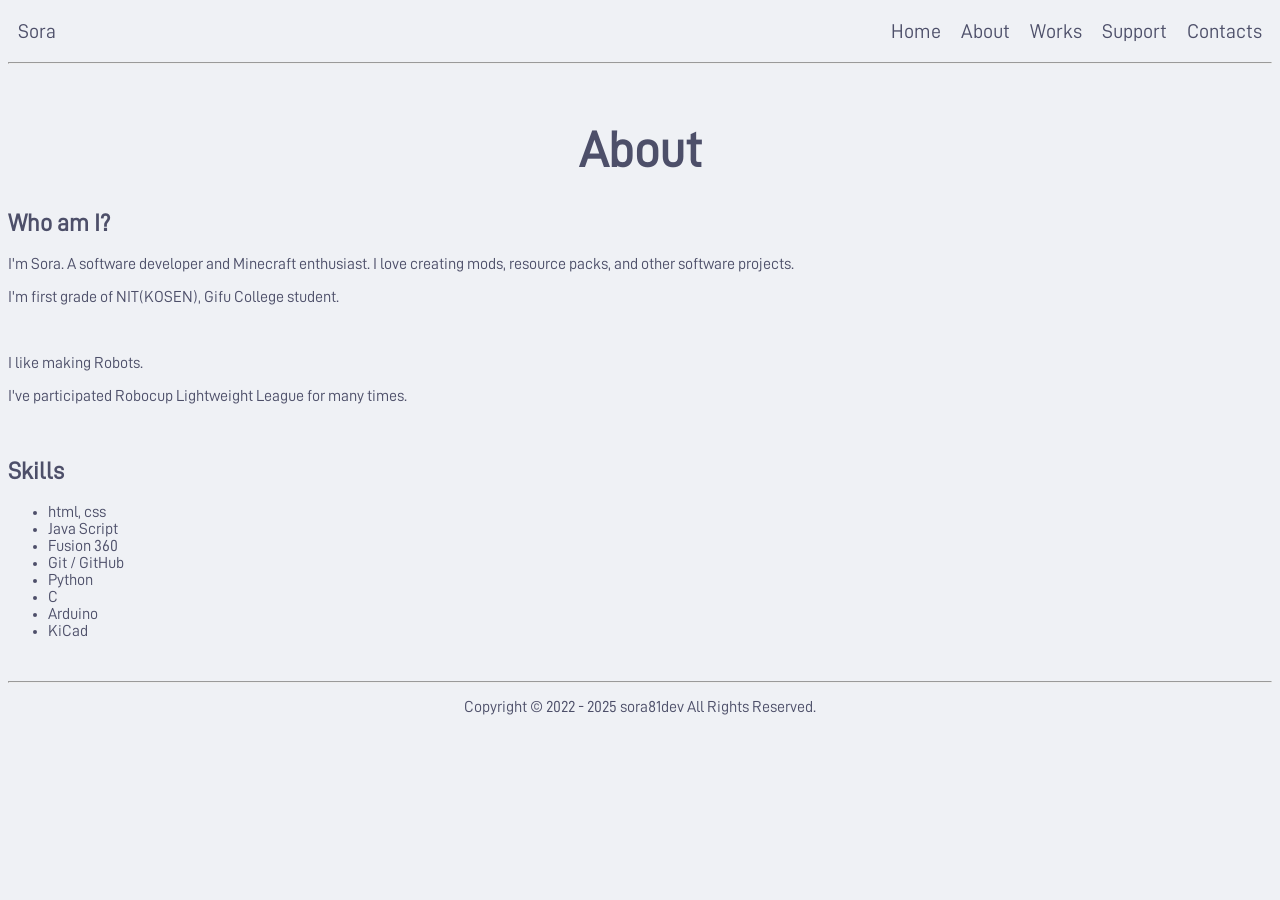
<file: about/index.html>
<!DOCTYPE html>
<html lang="en">
    <head>
        <title>About | Sora</title>

        <!-- Google tag (gtag.js) -->
        <script async src="https://www.googletagmanager.com/gtag/js?id=G-430B1XZKEC"></script>
        <script>
            window.dataLayer = window.dataLayer || [];
            function gtag(){dataLayer.push(arguments);}
            gtag('js', new Date());

            gtag('config', 'G-430B1XZKEC');
        </script>

        <link rel="stylesheet" href="/assets/css/global.css">

        <ul class="menu">
            <li><a class="menu-name" href="/">Sora</a></li>
            <li><a class="menu-home" href="/">Home</a></li>
            <li><a class="menu-about" href="/about/">About</a></li>
            <li><a class="menu-works" href="/works/">Works</a></li>
            <li><a class="menu-support" href="/support/">Support</a></li>
            <li><a class="menu-contact" href="/contacts/">Contacts</a></li>
        </ul>
        
        <hr>
        <br>
    </head>

    <body>
        <h1 class="title">About</h1>

        <article class="about">
            <h2>Who am I?</h2>
            <p>I'm Sora. A software developer and Minecraft enthusiast. I love creating mods, resource packs, and other software projects.</p>
            <p>I'm first grade of NIT(KOSEN), Gifu College  student.</p><br>

            <p>I like making Robots.</p>
            <p>I've participated Robocup Lightweight League for many times.</p>

            <br>
            <h2>Skills</h2>
            <ul>
                <li>html, css</li>
                <li>Java Script</li>
                <li>Fusion 360</li>
                <li>Git / GitHub</li>
                <li>Python</li>
                <li>C</li>
                <li>Arduino</li>
                <li>KiCad</li>
            </ul>
        </article>

    </body>

    <footer>
        <br>
        <hr>
        <p class="center">Copyright &copy; 2022 - 2025 sora81dev All Rights Reserved.</p>
    </footer>
</html>
</file>
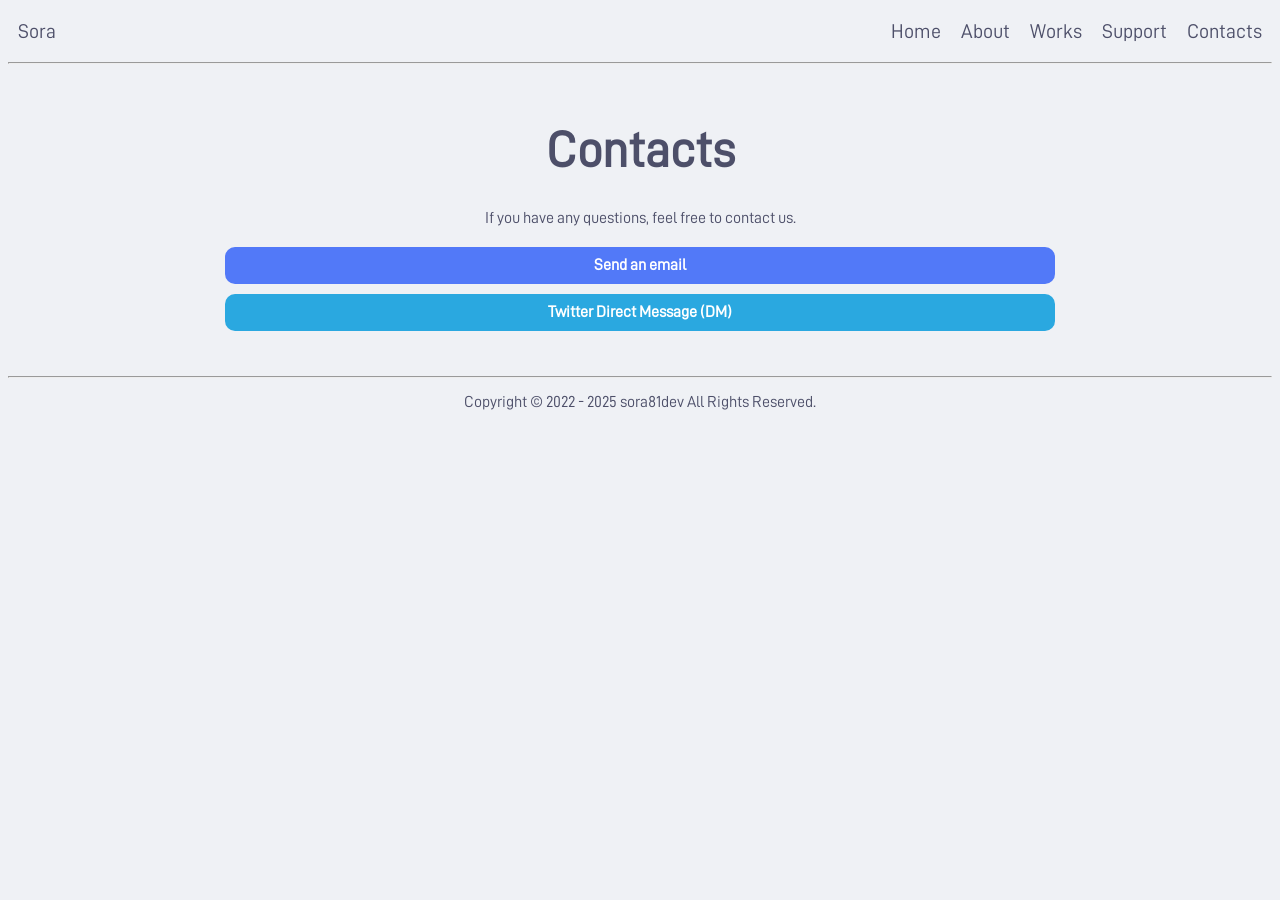
<file: contacts/index.html>
<!DOCTYPE html>
<html lang="en">
    <head>
        <title>Home | Sora</title>

        <!-- Google tag (gtag.js) -->
        <script async src="https://www.googletagmanager.com/gtag/js?id=G-430B1XZKEC"></script>
        <script>
            window.dataLayer = window.dataLayer || [];
            function gtag(){dataLayer.push(arguments);}
            gtag('js', new Date());

            gtag('config', 'G-430B1XZKEC');
        </script>

        <link rel="stylesheet" href="/assets/css/global.css">
        <link rel="stylesheet" href="/assets/css/contacts.css">

        <ul class="menu">
            <li><a class="menu-name" href="/">Sora</a></li>
            <li><a class="menu-home" href="/">Home</a></li>
            <li><a class="menu-about" href="/about/">About</a></li>
            <li><a class="menu-works" href="/works/">Works</a></li>
            <li><a class="menu-support" href="/support/">Support</a></li>
            <li><a class="menu-contact" href="/contacts/">Contacts</a></li>
        </ul>
        
        <hr>
        <br>
    </head>

    <body>
        <h1 class="title">Contacts</h1>

        <article class="support">
            <p class="center">If you have any questions, feel free to contact us.</p>
            <div class="support-method">
                <a class="mail" href="mailto:support@sora81.dev">Send an email</a>
                <a class="twitter" href="https://twitter.com/sora81dev?mx=1">Twitter Direct Message (DM)</a>
            </div>
        </article>
    </body>

    <footer>
        <br>
        <hr>
        <p class="center">Copyright &copy; 2022 - 2025 sora81dev All Rights Reserved.</p>
    </footer>
</html>
</file>
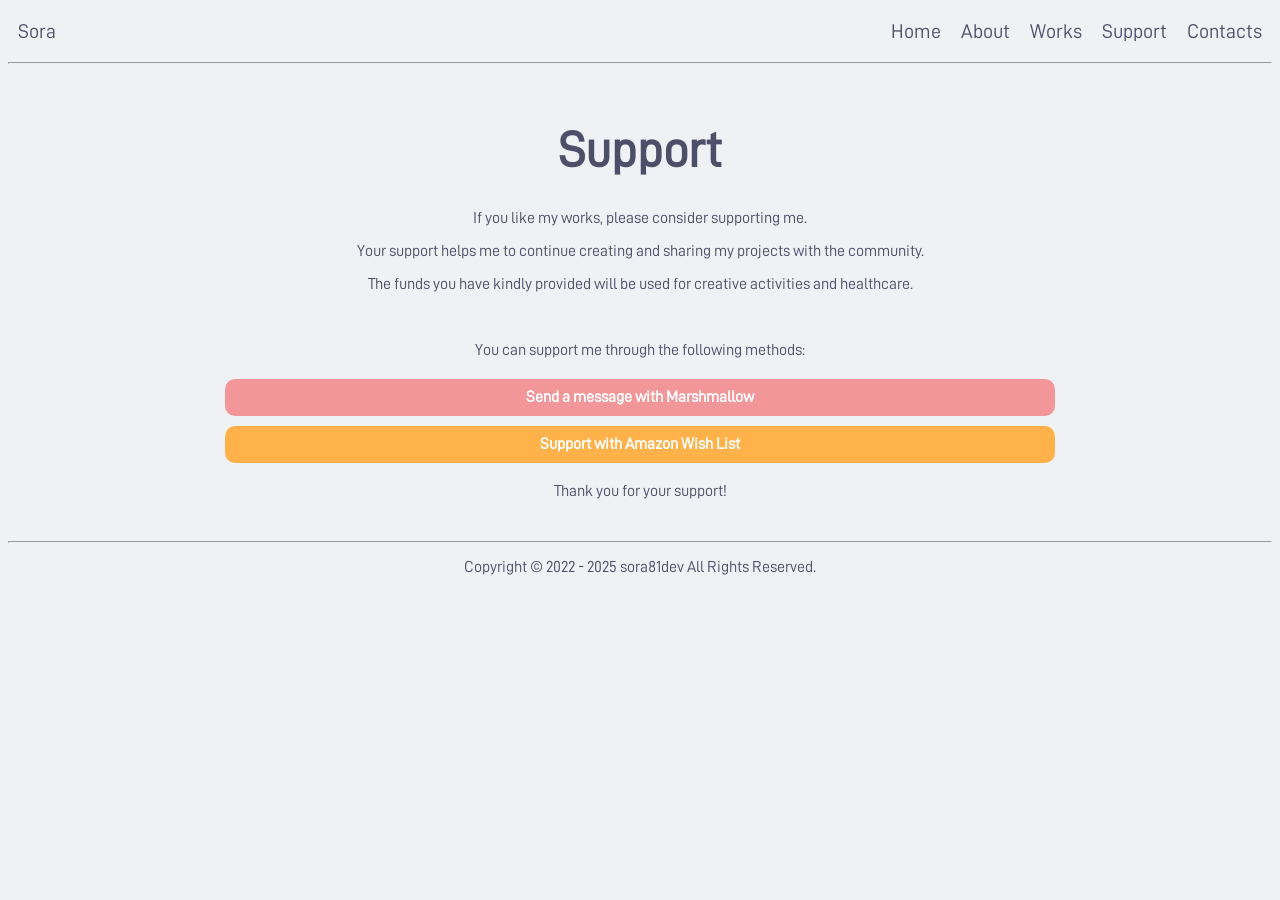
<file: support/index.html>
<!DOCTYPE html>
<html lang="en">
    <head>
        <title>Home | Sora</title>

        <!-- Google tag (gtag.js) -->
        <script async src="https://www.googletagmanager.com/gtag/js?id=G-430B1XZKEC"></script>
        <script>
            window.dataLayer = window.dataLayer || [];
            function gtag(){dataLayer.push(arguments);}
            gtag('js', new Date());

            gtag('config', 'G-430B1XZKEC');
        </script>

        <link rel="stylesheet" href="/assets/css/global.css">
        <link rel="stylesheet" href="/assets/css/support.css">

        <ul class="menu">
            <li><a class="menu-name" href="/">Sora</a></li>
            <li><a class="menu-home" href="/">Home</a></li>
            <li><a class="menu-about" href="/about/">About</a></li>
            <li><a class="menu-works" href="/works/">Works</a></li>
            <li><a class="menu-support" href="/support/">Support</a></li>
            <li><a class="menu-contact" href="/contacts/">Contacts</a></li>
        </ul>
        
        <hr>
        <br>
    </head>

    <body>
        <h1 class="title">Support</h1>

        <article class="support">
            <p class="center">If you like my works, please consider supporting me.</p>
            <p class="center">Your support helps me to continue creating and sharing my projects with the community.</p>
            <p class="center">The funds you have kindly provided will be used for creative activities and healthcare. </p><br>
            <p class="center">You can support me through the following methods:</p>

            <div class="support-method">
                <a class="marshmallow-qa" href="https://marshmallow-qa.com/h4e22ndw245zvmv?t=uw8HyM&utm_medium=url_text&utm_source=promotion">Send a message with Marshmallow</a>
                <a class="amazon" href="https://www.amazon.jp/hz/wishlist/ls/1A4OJ4AJX0VBR?ref_=wl_share">Support with Amazon Wish List</a>
            </div>
            <p class="center">Thank you for your support!</p>
        </article>
    </body>

    <footer>
        <br>
        <hr>
        <p class="center">Copyright &copy; 2022 - 2025 sora81dev All Rights Reserved.</p>
    </footer>
</html>
</file>
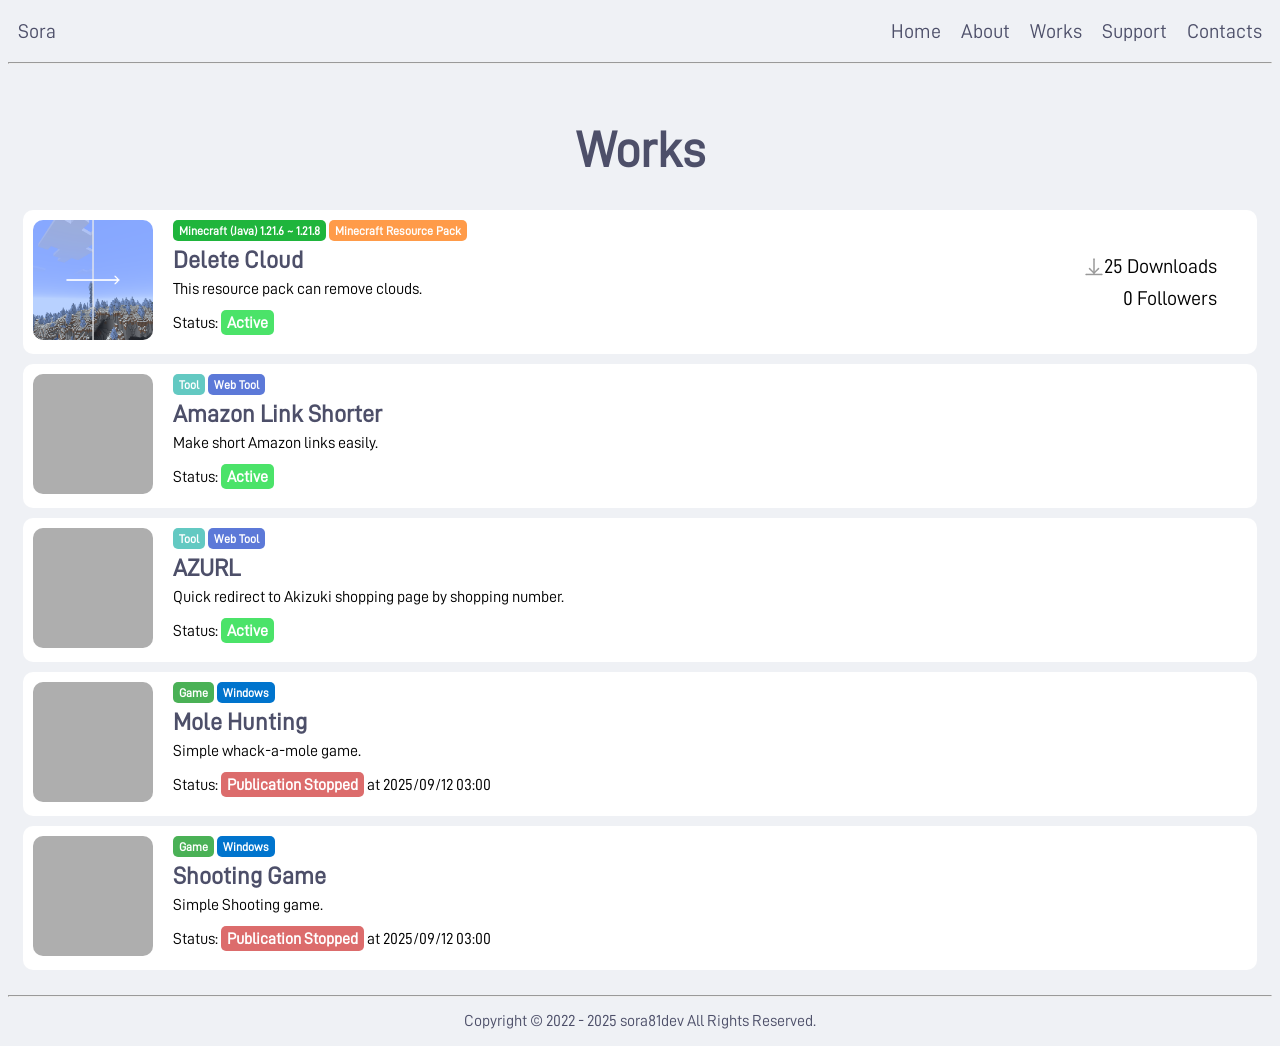
<file: works/index.html>
<!DOCTYPE html>
<html lang="en">
    <head>
        <title>Works | Sora</title>

        <!-- Google tag (gtag.js) -->
        <script async src="https://www.googletagmanager.com/gtag/js?id=G-430B1XZKEC"></script>
        <script>
            window.dataLayer = window.dataLayer || [];
            function gtag(){dataLayer.push(arguments);}
            gtag('js', new Date());

            gtag('config', 'G-430B1XZKEC');
        </script>

        <link rel="stylesheet" href="/assets/css/global.css">
        <link rel="stylesheet" href="/assets/css/portfolio.css">
        <link rel="stylesheet" href="/assets/css/work.css">

        <ul class="menu">
            <li><a class="menu-name" href="/">Sora</a></li>
            <li><a class="menu-home" href="/">Home</a></li>
            <li><a class="menu-about" href="/about/">About</a></li>
            <li><a class="menu-works" href="/works/">Works</a></li>
            <li><a class="menu-support" href="/support/">Support</a></li>
            <li><a class="menu-contact" href="/contacts/">Contacts</a></li>
        </ul>
        
        <hr>
        <br>
    </head>

    <body>
        <h1 class="title">Works</h1>

        <article class="works">
            <div class="works-item">
                <div class="works-images">
                    <a href="/works/minecraft-rp/delete-cloud/"><img src="/assets/images/works/delete-cloud/icon.png" class="works-icon"></a>
                </div>

                <div class="works-contents">
                    <div class="works-category">
                        <a class="category-item category-item-minecraft">Minecraft (Java) 1.21.6 ~ 1.21.8</a>
                        <a class="category-item category-item-minecraft-resource-pack">Minecraft Resource Pack</a>
                    </div>

                    <a href="/works/minecraft-rp/delete-cloud/"><h2>Delete Cloud</h2></a>
                    <a>
                        This resource pack can remove clouds.
                    </a>

                    <br>

                    <div>
                        <a>Status: <a  class="works-status-active">Active</a></a>
                    </div>
                </div>

                <div class="works-info">
                    <div class="downloads">
                        <img class="works-simpleimg" src="/assets/images/icon/download_simple.svg">
                        <a>25 Downloads</a>
                    </div>

                    <div class="followers">
                        <a>0 Followers</a>
                    </div>
                </div>
            </div>

            <div class="works-item">
                <div class="works-images">
                    <a href="/works/tool/amazon-link/"><img src="/assets/images/works/dummy gray.png" class="works-icon"></a>
                </div>

                <div class="works-contents">
                    <div class="works-category">
                        <a class="category-item category-item-tool">Tool</a>
                        <a class="category-item category-item-web-tool">Web Tool</a>
                    </div>

                    <a href="/works/tool/amazon-link/"><h2>Amazon Link Shorter</h2></a>
                    <a>
                        Make short Amazon links easily.
                    </a>

                    <br>

                    <div>
                        <a>Status: <a  class="works-status-active">Active</a></a>
                    </div>
                </div>
            </div>

            <div class="works-item">
                <div class="works-images">
                    <a href="/works/tool/azurl/"><img src="/assets/images/works/dummy gray.png" class="works-icon"></a>
                </div>

                <div class="works-contents">
                    <div class="works-category">
                        <a class="category-item category-item-tool">Tool</a>
                        <a class="category-item category-item-web-tool">Web Tool</a>
                    </div>

                    <a href="/works/tool/azurl/"><h2>AZURL</h2></a>
                    <a>
                        Quick redirect to Akizuki shopping page by shopping number.
                    </a>

                    <br>

                    <div>
                        <a>Status: <a  class="works-status-active">Active</a></a>
                    </div>
                </div>
            </div>

            <div class="works-item">
                <div class="works-images">
                    <a href="" style="cursor:not-allowed"><img src="/assets/images/works/dummy gray.png" class="works-icon"></a>
                </div>

                <div class="works-contents">
                    <div class="works-category">
                        <a class="category-item category-item-game">Game</a>
                        <a class="category-item category-item-windows">Windows</a>
                    </div>

                    <a href="" style="cursor:not-allowed"><h2>Mole Hunting</h2></a>
                    <a>
                        Simple whack-a-mole game.
                    </a>

                    <br>

                    <div>
                        <a>Status: <a  class="works-status-publication-stopped">Publication Stopped</a> at 2025/09/12 03:00</a>
                    </div>
                </div>
            </div>

            <div class="works-item">
                <div class="works-images">
                    <a href="" style="cursor:not-allowed"><img src="/assets/images/works/dummy gray.png" class="works-icon"></a>
                </div>

                <div class="works-contents">
                    <div class="works-category">
                        <a class="category-item category-item-game">Game</a>
                        <a class="category-item category-item-windows">Windows</a>
                    </div>

                    <a href="" style="cursor:not-allowed"><h2>Shooting Game</h2></a>
                    <a>
                        Simple Shooting game.
                    </a>

                    <br>

                    <div>
                        <a>Status: <a  class="works-status-publication-stopped">Publication Stopped</a> at 2025/09/12 03:00</a>
                    </div>
                </div>
            </div>
        </article>
    </body>

    <footer>
        <hr>
        <p class="center">Copyright &copy; 2022 - 2025 sora81dev All Rights Reserved.</p>
    </footer>
</html>
</file>
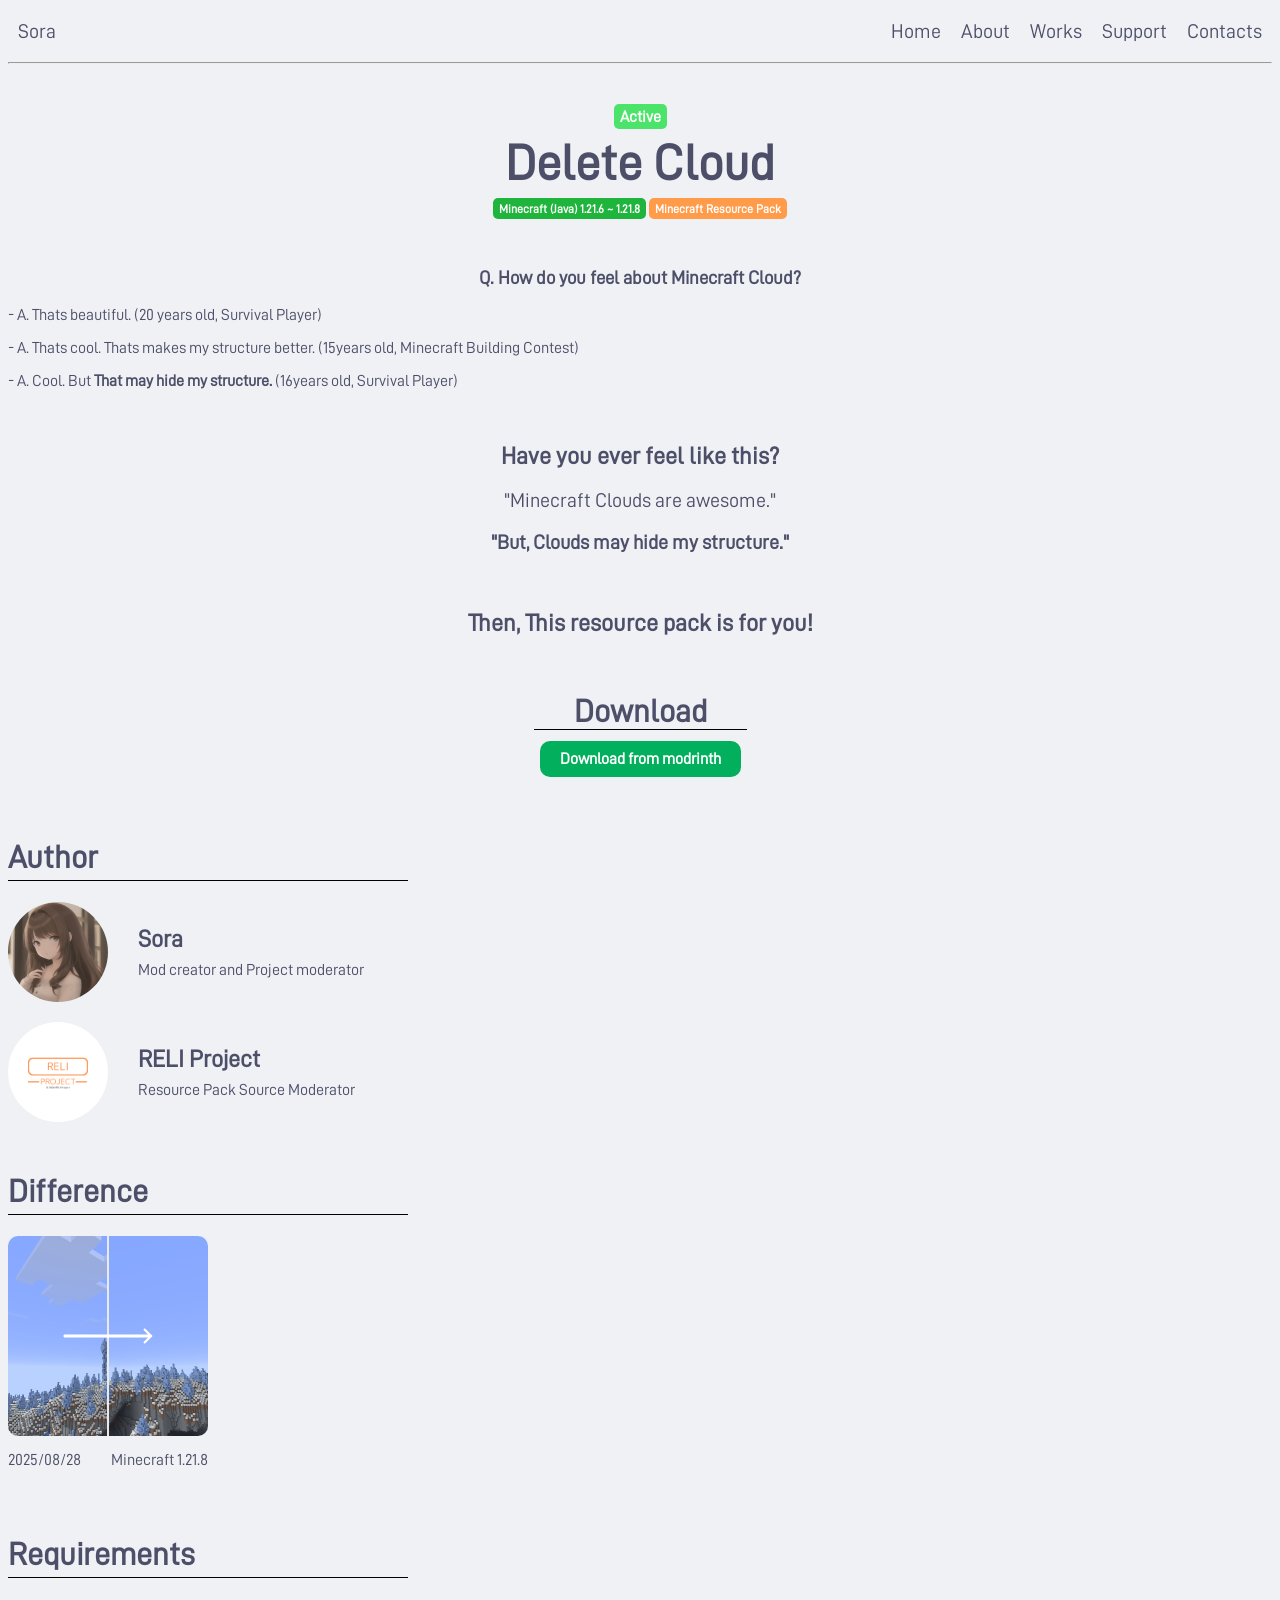
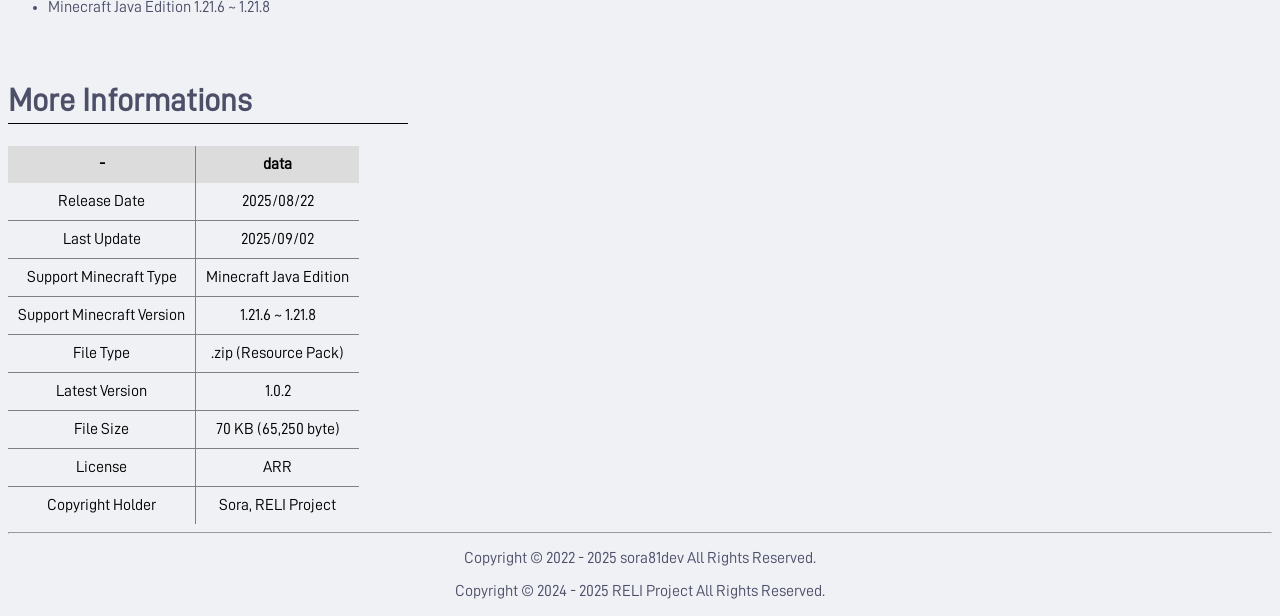
<file: works/minecraft-rp/delete-cloud/index.html>
<!DOCTYPE html>
<html>
    <head>
        <title>Delete Cloud | Sora</title>

        <!-- Google tag (gtag.js) -->
        <script async src="https://www.googletagmanager.com/gtag/js?id=G-430B1XZKEC"></script>
        <script>
            window.dataLayer = window.dataLayer || [];
            function gtag(){dataLayer.push(arguments);}
            gtag('js', new Date());

            gtag('config', 'G-430B1XZKEC');
        </script>

        <link rel="stylesheet" href="/assets/css/global.css">
        <link rel="stylesheet" href="/assets/css/work.css">
        <link rel="stylesheet" href="/assets/css/delete-cloud.css">

        <ul class="menu">
            <li><a class="menu-name" href="/">Sora</a></li>
            <li><a class="menu-home" href="/">Home</a></li>
            <li><a class="menu-about" href="/about/">About</a></li>
            <li><a class="menu-works" href="/works/">Works</a></li>
            <li><a class="menu-support" href="/support/">Support</a></li>
            <li><a class="menu-contact" href="/contacts/">Contacts</a></li>
        </ul>

        <hr>
        <br>
    </head>

    <body>
        <div class="title-container">
            <div class="work-status">
                <a class="works-status-active">Active</a>
            </div>

            <h1 class="title">Delete Cloud</h1>

            <div class="work-categories">
                <a class="category-item category-item-minecraft">Minecraft (Java) 1.21.6 ~ 1.21.8</a>
                <a class="category-item category-item-minecraft-resource-pack">Minecraft Resource Pack</a>
            </div>
        </div>
        
        <div class="description">
            <h3 class="center">Q. How do you feel about Minecraft Cloud?</h3>
            <p>- A. Thats beautiful. (20 years old, Survival Player)</p>
            <p>- A. Thats cool. Thats makes my structure better. (15years old, Minecraft Building Contest)</p>
            <p>- A. Cool. But <strong>That may hide my structure.</strong> (16years old, Survival Player)</p>
            <br>

            <h2 class="center">Have you ever feel like this?</h2>
            <p class="phrase">"Minecraft Clouds are awesome."</p>
            <p class="phrase2">"But, Clouds may hide my structure."</p>
            <br>
        </div>

        <h2 class="center">Then, This resource pack is for you!</h2>
        <br>

        <div class="center"><h1 class="download" >Download</h1></div>
        <div class="download-container">
            <a class="download-modrinth" href="https://modrinth.com/resourcepack/delete-cloud" target="_blank" rel="noopener noreferrer">Download from modrinth</a>
        </div>

        <div class="info-container"> 
            <div class="author-container">
                <h1>Author</h1>

                <div class="author-data-container">
                    <div class="author-profile-container">
                        <img src="/assets/images/sora81dev.jpg" class="author-icon">

                        <div class="author-detail-container">
                            <h2>Sora</h2>
                            <p>Mod creator and Project moderator</p>
                        </div>
                    </div>

                    <div class="author-profile-container">
                        <img src="/assets/images/RELI.png" class="author-icon">

                        <div class="author-detail-container">
                            <h2>RELI Project</h2>
                            <p>Resource Pack Source Moderator</p>
                        </div>
                    </div>
                </div>
            </div>

            <div class="difference-container">
                <h1>Difference</h1>
                <div class="scene-container">
                    <img src="/assets/images/works/delete-cloud/difference.png">
                    <div class="detail-container">
                        <p>2025/08/28</p>
                        <p>Minecraft 1.21.8</p>
                    </div>
                </div>
            </div>

            <div class="requirements-container">
                <h1>Requirements</h1>

                <ul>
                    <li>Minecraft Java Edition 1.21.6 ~ 1.21.8</li>
                </ul>
            </div>

            <div class="'more-info-container"'>


            
                <h1>More Informations</h1>

                <table class="info-table" border="0">
                    <tr>
                        <th>-</th>
                        <th>data</th>
                    </tr>

                    <tr>
                        <td>Release Date</td>
                        <td>2025/08/22</td>
                    </tr>

                    <tr>
                        <td>Last Update</td>
                        <td>2025/09/02</td>
                    </tr>

                    <tr>
                        <td>Support Minecraft Type</td>
                        <td>Minecraft Java Edition</td>
                    </tr>

                    <tr>
                        <td>Support Minecraft Version</td>
                        <td>1.21.6 ~ 1.21.8</td>
                    </tr>

                    <tr>
                        <td>File Type</td>
                        <td>.zip (Resource Pack)</td>
                    </tr>

                    <tr>
                        <td>Latest Version</td>
                        <td>1.0.2</td>
                    </tr>

                    <tr>
                        <td>File Size</td>
                        <td>70 KB (65,250 byte)</td>
                    </tr>

                    <tr>
                        <td>License</td>
                        <td>ARR</td>
                    </tr>

                    <tr>
                        <td>Copyright Holder</td>
                        <td>Sora, RELI Project</td>
                    </tr>
                </table>
            </div>  
        </div>
    </body>

    <footer>
        <hr>
        <p class="center">Copyright &copy; 2022 - 2025 sora81dev All Rights Reserved.</p>
        <p class="center">Copyright &copy; 2024 - 2025 RELI Project All Rights Reserved.</p>
    </footer>
</html>
</file>
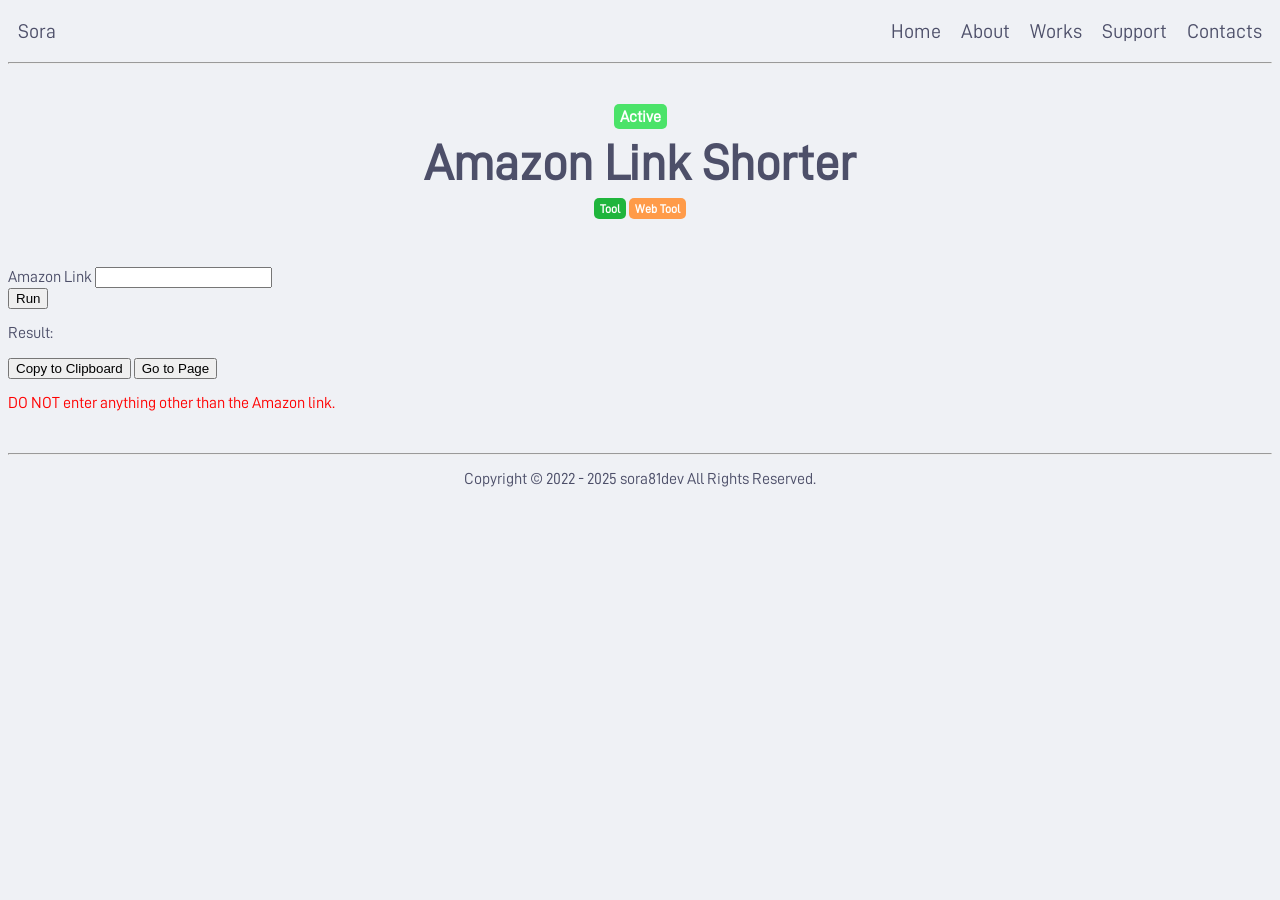
<file: works/tool/amazon-link/index.html>
<!DOCTYPE html>
<html lang="en">
    <head>
        <title>Amazon Link Shorter | Sora</title>

        <!-- Google tag (gtag.js) -->
        <script async src="https://www.googletagmanager.com/gtag/js?id=G-430B1XZKEC"></script>
        <script>
            window.dataLayer = window.dataLayer || [];
            function gtag(){dataLayer.push(arguments);}
            gtag('js', new Date());

            gtag('config', 'G-430B1XZKEC');
        </script>

        <link rel="stylesheet" href="/assets/css/global.css">
        <link rel="stylesheet" href="/assets/css/work.css">

        <ul class="menu">
            <li><a class="menu-name" href="/">Sora</a></li>
            <li><a class="menu-home" href="/">Home</a></li>
            <li><a class="menu-about" href="/about/">About</a></li>
            <li><a class="menu-works" href="/works/">Works</a></li>
            <li><a class="menu-support" href="/support/">Support</a></li>
            <li><a class="menu-contact" href="/contacts/">Contacts</a></li>
        </ul>
        
        <hr>
        <br>

        <script src="/assets/js/amazon-link.js"></script>
    </head>

    <body>
        <div class="title-container">
            <div class="work-status">
                <a class="works-status-active">Active</a>
            </div>

            <h1 class="title">Amazon Link Shorter</h1>

            <div class="work-categories">
                <a class="category-item category-item-minecraft">Tool</a>
                <a class="category-item category-item-minecraft-resource-pack">Web Tool</a>
            </div>
        </div>

        <label for="URL">Amazon Link</label>
        <input type="text" id="URL" name="num" required><br>
        <button onclick="generate()">Run</button>
        <br>

        <p id="result-text">Result: </p>
        <button onclick="copyToClipboard()">Copy to Clipboard</button>
        <button onclick="goToPage()">Go to Page</button>

    <p style="font-size: 1rem; color: red;">DO NOT enter anything other than the Amazon link.</p>
    </body>

    <footer>
        <br>
        <hr>
        <p class="center">Copyright &copy; 2022 - 2025 sora81dev All Rights Reserved.</p>
    </footer>
</html>
</file>
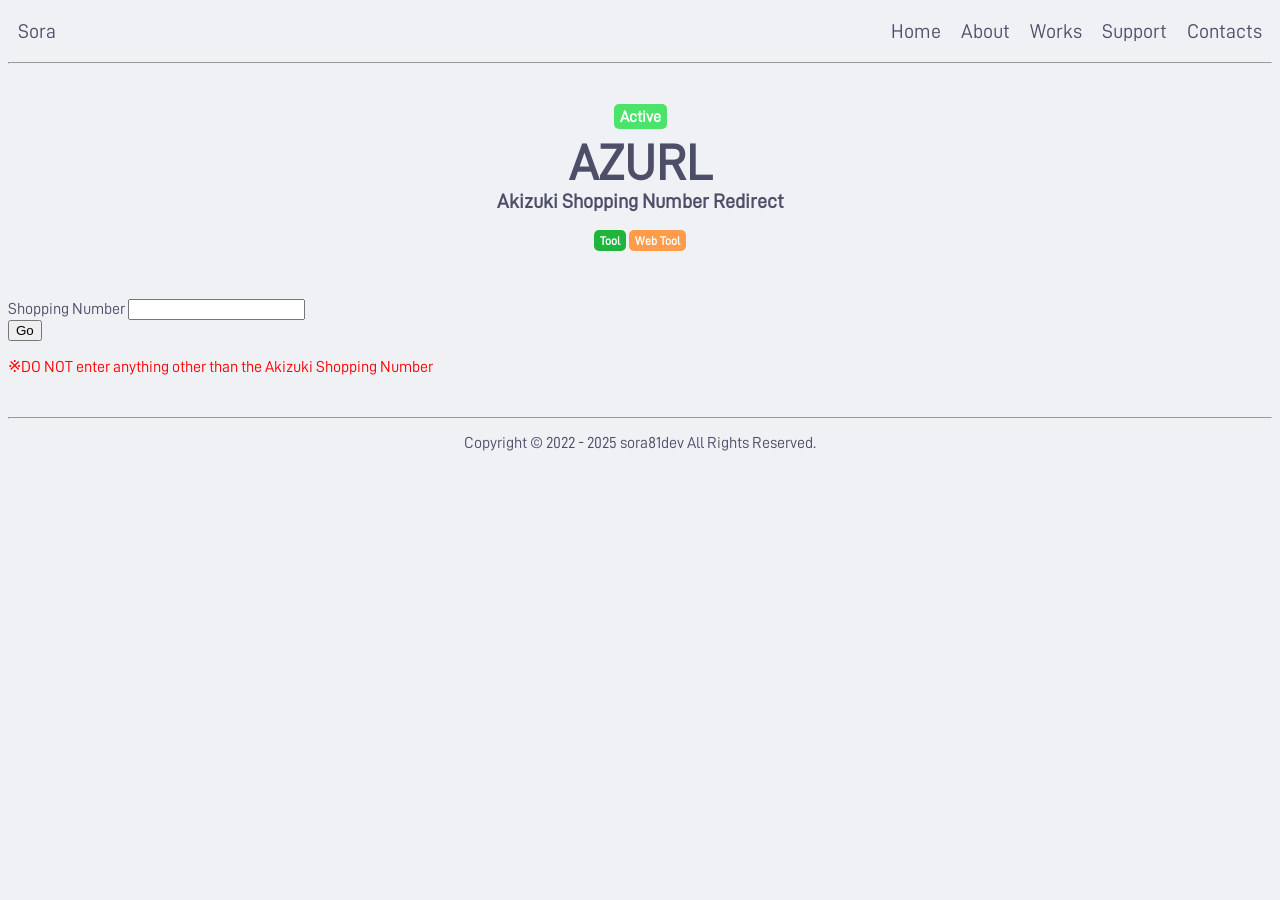
<file: works/tool/azurl/index.html>
<!DOCTYPE html>
<html lang="en">
    <head>
        <title>AZURL | Sora</title>

        <!-- Google tag (gtag.js) -->
        <script async src="https://www.googletagmanager.com/gtag/js?id=G-430B1XZKEC"></script>
        <script>
            window.dataLayer = window.dataLayer || [];
            function gtag(){dataLayer.push(arguments);}
            gtag('js', new Date());

            gtag('config', 'G-430B1XZKEC');
        </script>

        <link rel="stylesheet" href="/assets/css/global.css">
        <link rel="stylesheet" href="/assets/css/work.css">

        <ul class="menu">
            <li><a class="menu-name" href="/">Sora</a></li>
            <li><a class="menu-home" href="/">Home</a></li>
            <li><a class="menu-about" href="/about/">About</a></li>
            <li><a class="menu-works" href="/works/">Works</a></li>
            <li><a class="menu-support" href="/support/">Support</a></li>
            <li><a class="menu-contact" href="/contacts/">Contacts</a></li>
        </ul>
        
        <hr>
        <br>

        <script src="/assets/js/azurl.js"></script>
    </head>

    <body>
        <div class="title-container">
            <div class="work-status">
                <a class="works-status-active">Active</a>
            </div>

            <h1 class="title">AZURL</h1>
            <h2 class="subtitle">Akizuki Shopping Number Redirect</h2>

            <div class="work-categories">
                <a class="category-item category-item-minecraft">Tool</a>
                <a class="category-item category-item-minecraft-resource-pack">Web Tool</a>
            </div>
        </div>

        <form onsubmit="redirectToURL(); return false;">
            <label for="numInput">Shopping Number</label>
            <input type="text" id="numInput" name="num" required>
            <br>
            <button type="submit">Go</button>
        </form>

        <p style="font-size: 1rem; color: red;">※DO NOT enter anything other than the Akizuki Shopping Number</p>
    </body>

    <footer>
        <br>
        <hr>
        <p class="center">Copyright &copy; 2022 - 2025 sora81dev All Rights Reserved.</p>
    </footer>
</html>
</file>
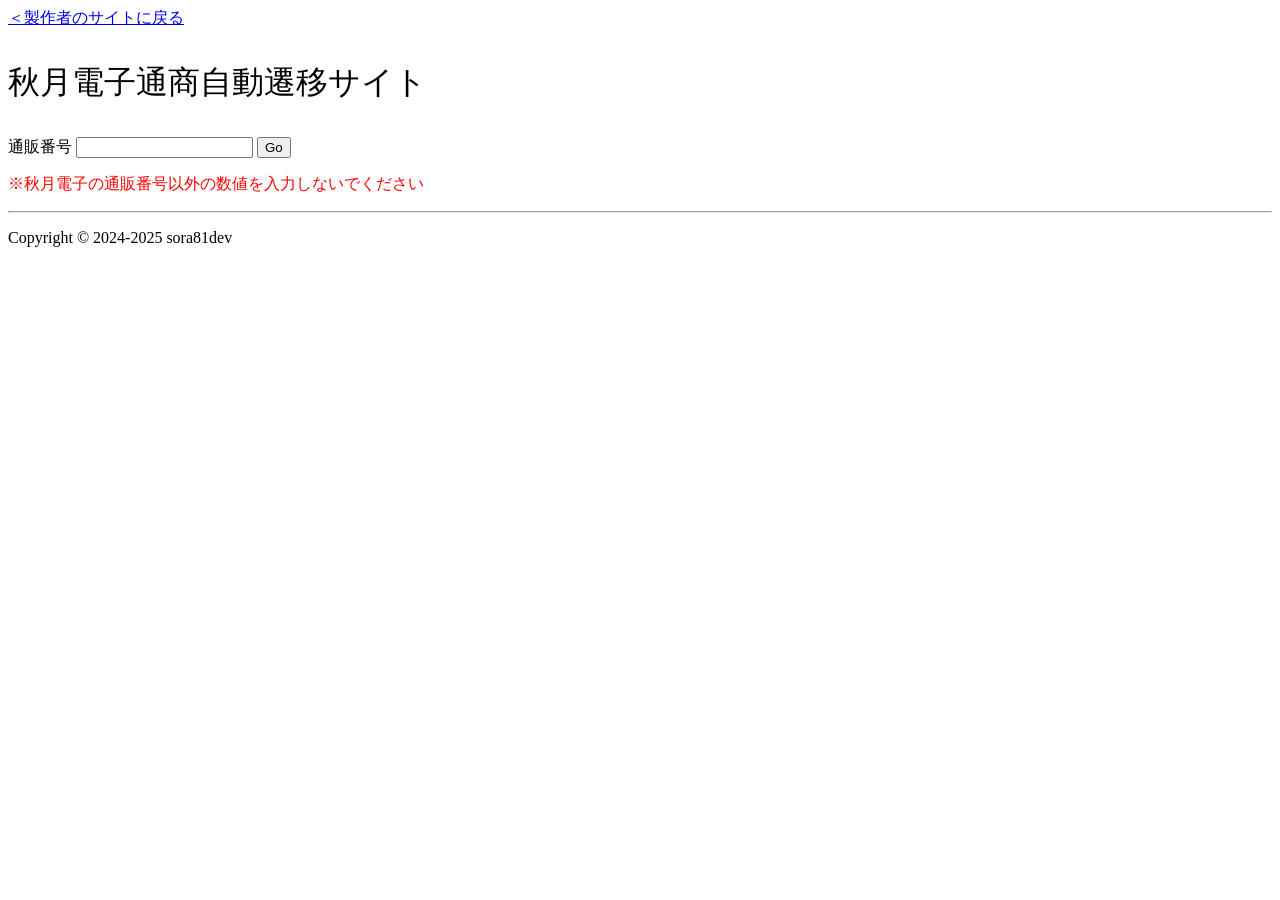
<file: works/tool/azurl/index_old.html>
<!DOCTYPE html>
<!-- test -->
<html lang="ja">
<head>
    <!-- Google tag (gtag.js) -->
    <script async src="https://www.googletagmanager.com/gtag/js?id=G-430B1XZKEC"></script>
    <script>
        window.dataLayer = window.dataLayer || [];
        function gtag(){dataLayer.push(arguments);}
        gtag('js', new Date());

       gtag('config', 'G-430B1XZKEC');
    </script>

    <meta charset="UTF-8">
    <meta name="viewport" content="width=device-width, initial-scale=1.0">
    <title>秋月電子通商自動遷移サイト</title>
    <script>
        function redirectToURL() {
            const num = document.getElementById("numInput").value;
            const url = `https://akizukidenshi.com/catalog/g/g${num}`;
            window.location.href = url;
        }
    </script>
</head>
<body>
    <a href="https://sora81.dev/">＜製作者のサイトに戻る</a>
    <br>

    <p style="font-size: 2rem;">秋月電子通商自動遷移サイト</p>
    <form onsubmit="redirectToURL(); return false;">
        <label for="numInput">通販番号</label>
        <input type="text" id="numInput" name="num" required>
        <button type="submit">Go</button>
    </form>
    <p style="font-size: 1rem; color: red;">※秋月電子の通販番号以外の数値を入力しないでください</p>
</body>
<footer>
    <hr>
    <p>Copyright © 2024-2025 sora81dev</p>
</footer>
</html>
</file>
<file: assets/css/global.css>
html {
    background-color: #EFF1F5
}

@font-face {
  font-family: "D-DIN";
  src:
    url("../fonts/D-DIN.woff") format("woff")
}

body {
    font-family: D-DIN, sans-serif;
}

h1, h2, h3, p, a, ul, li, label, input {
    color: #4D4F69;
}

.title {
    text-align: center;
    font-size: 50px;
    color: #4D4F69;
}

.subtitle {
    text-align: center;
    font-size: 20px;
    color: #4D4F69;
    margin-top: -10px;
    margin-bottom: 10px;
}

.center {
    text-align: center;
}

.menu {
    display: flex;
    gap: 20px;
    margin-top: 20px;
    margin-bottom: 20px;
    padding-left: 10px;
    padding-right: 10px;
}

.menu>li {
    margin: 0;
    text-align: center;
}

.menu>li:nth-of-type(1) {
    margin-right: auto;
}

.menu li {
    list-style: none;
}

.menu a {
    font-size: 20px;
    text-decoration: none;
    color: #4D4F69;
}
</file>
<file: assets/css/contacts.css>
.mail {
    background-color: #5279f8;
    color: white;
    padding: 10px 15px;
    border-radius: 10px;
    width: 800px;
    display: inline-block;
    text-decoration: none;
    text-align: center;
    font-weight: bold;
}

.twitter {
    background-color: #2AA8E0;
    color: white;
    padding: 10px 15px;
    border-radius: 10px;
    width: 800px;
    display: inline-block;
    text-decoration: none;
    font-weight: bold;
    text-align: center;
}

.support-method {
    display: flex;
    flex-direction: column;
    gap: 10px;
    align-items: center;
    margin: 20px 0;
}
</file>
<file: assets/css/support.css>
.marshmallow-qa {
    background-color: #F3969A;
    color: white;
    padding: 10px 15px;
    border-radius: 10px;
    width: 800px;
    display: inline-block;
    text-decoration: none;
    text-align: center;
    font-weight: bold;
}

.amazon {
    background-color: #FFB14A;
    color: white;
    padding: 10px 15px;
    border-radius: 10px;
    width: 800px;
    display: inline-block;
    text-decoration: none;
    font-weight: bold;
    text-align: center;
}

.support-method {
    display: flex;
    flex-direction: column;
    gap: 10px;
    align-items: center;
    margin: 20px 0;
}
</file>
<file: assets/css/portfolio.css>
.works {
    display: flex;
    flex-direction: column;
    gap: 10px;
    margin-top: 25px;
    margin-bottom: 25px;
    margin-left: 15px;
    margin-right: 15px;
    justify-content: center;
    border-radius: 10px 10px 10px 10px;
}

.works-info {
    display: flex;
    flex-direction: column;
    align-items: flex-end;
    justify-content: center;
    margin-left: auto;
    margin-right: 30px;
}

.works-info a {
    font-size: 20px;
    margin-top: 5px;
    margin-bottom: 5px;
}

.downloads {
    display:flex;
    align-items: center;
}

.followers {
    display: flex;
    align-items: center;
}

.works-simpleimg {
    width: auto;
    height: 20px;
}

.works-item {
    display: flex;;
    background-color: #ffffff;
    padding: 10px;
    border-radius: 10px;
}

.works-contents {
    display: flex;
    flex-direction: column;
    margin-top: 2px;
    margin-bottom: 10px;
    margin-left: 20px;
}

a {
    text-decoration: none;
    color: black;
}

.works-contents h2 {
    margin-top: 8px !important;
    margin-bottom: 8px !important;
}

.works-icon {
    border-radius: 10px 10px 10px 10px;
    width: auto;
    height: 120px;
}

.news-important {
    color: #f39797;
}

.fill-link {
  text-decoration: none;
  color: black;
}
</file>
<file: assets/css/work.css>
.works-status-active {
    background-color: #4be369;
    padding: 5px 6px 4px 6px;
    border-radius: 5px;;
    color: white;
    font-weight: bold;
}

.works-status-publication-stopped {
    background-color: #dc6c6c;
    padding: 5px 6px 4px 6px;
    border-radius: 5px;;
    color: white;
    font-weight: bold;
}

.work-status {
    text-align: center;
}

.title-container {
    display: flex;
    margin-top:20px;
    margin-bottom: 50px;
    gap: 10px;
    flex-direction: column;
    text-align: center;
}

.title-container h1 {
    margin-top: 0;
    margin-bottom: 0;
}

.category-item{
    border-radius: 5px;
    padding: 5px 6px 4px 6px;
    font-size: 12px;
    font-weight: bold;
}

.category-item-minecraft {
    background-color: #1FB53C;
    color: white;
}

.category-item-minecraft-resource-pack {
    background-color: #ff9b49;
    color: white;
}

.category-item-tool {
    background-color: #63c9c2;
    color: white;
}

.category-item-web-tool {
    background-color: #5c79d8;
    color: white;
}

.category-item-game {
    background-color: #4ab156;
    color: white;
}

.category-item-windows {
    background-color: #0074CD;
    color: white;
}

.info-container {
    display: flex;
    flex-direction: column;
    gap: 30px;
}

.info-container h1 {
    border-bottom: 1.5px solid black;
    padding-bottom: 5px;
    width: 400px;
}

.download {
    display: inline-block;
    border-bottom: 1.5px solid black;
    padding-bottom: 5px;
    padding: 0 40px;
}

.download-container {
    text-align: center;
    padding-bottom: 50px;
}

.download-modrinth {
    background-color: #02AF5C;
    color: white;
    font-weight: bold;
    padding: 10px 20px 10px 20px;
    border-radius: 10px 10px 10px 10px;
    text-decoration: none;
}

.author-profile-container {
    display: flex;
    align-items: center;
    gap: 30px;
}

.author-profile-container img {
    width: 100px;
    height: 100px;
    border-radius: 50px;
}

.author-detail-container {
    display: flex;
    flex-direction: column;
    justify-content: baseline;;
}

.author-detail-container h2 {
    margin-top: 0;
    margin-bottom: 10px;
}

.author-detail-container p {
    margin-top: 0;
    margin-bottom: 0;
}

.author-data-container {
    display: flex;
    flex-direction: column;
    gap: 20px;
}
</file>
<file: assets/css/delete-cloud.css>
.phrase {
    font-size: 20px;
    text-align: center;
}

.phrase2 {
    font-size: 20px;
    text-align: center;
    font-weight: bold;
}

.difference-container img {
    width: 200px;
    height: 200px;
    border-radius: 10px 10px 10px 10px;
}

.detail-container {
    display: flex;
    justify-content: space-between;
}

.scene-container {
    display: flex;
    width: 200px;
    flex-direction: column;
    align-items: left;
}

.info-table {
    text-align: center;
    border-collapse: collapse;
    border: none;
    border-spacing:  20px 0;

}

.info-table th {
    background: gainsboro;
}

.info-table td, .info-table th {
    border: none;
    padding: 10px;
}

.info-table td, .info-table th{
    border-left: 1px solid gray
}

.info-table tr {
    border-bottom: 1px solid gray;
}

.info-table td:first-child, .info-table th:first-child {
    border-left: none;
}

.info-table tr:last-child, .info-table tr:first-child {
    border-bottom: none;
}
</file>
